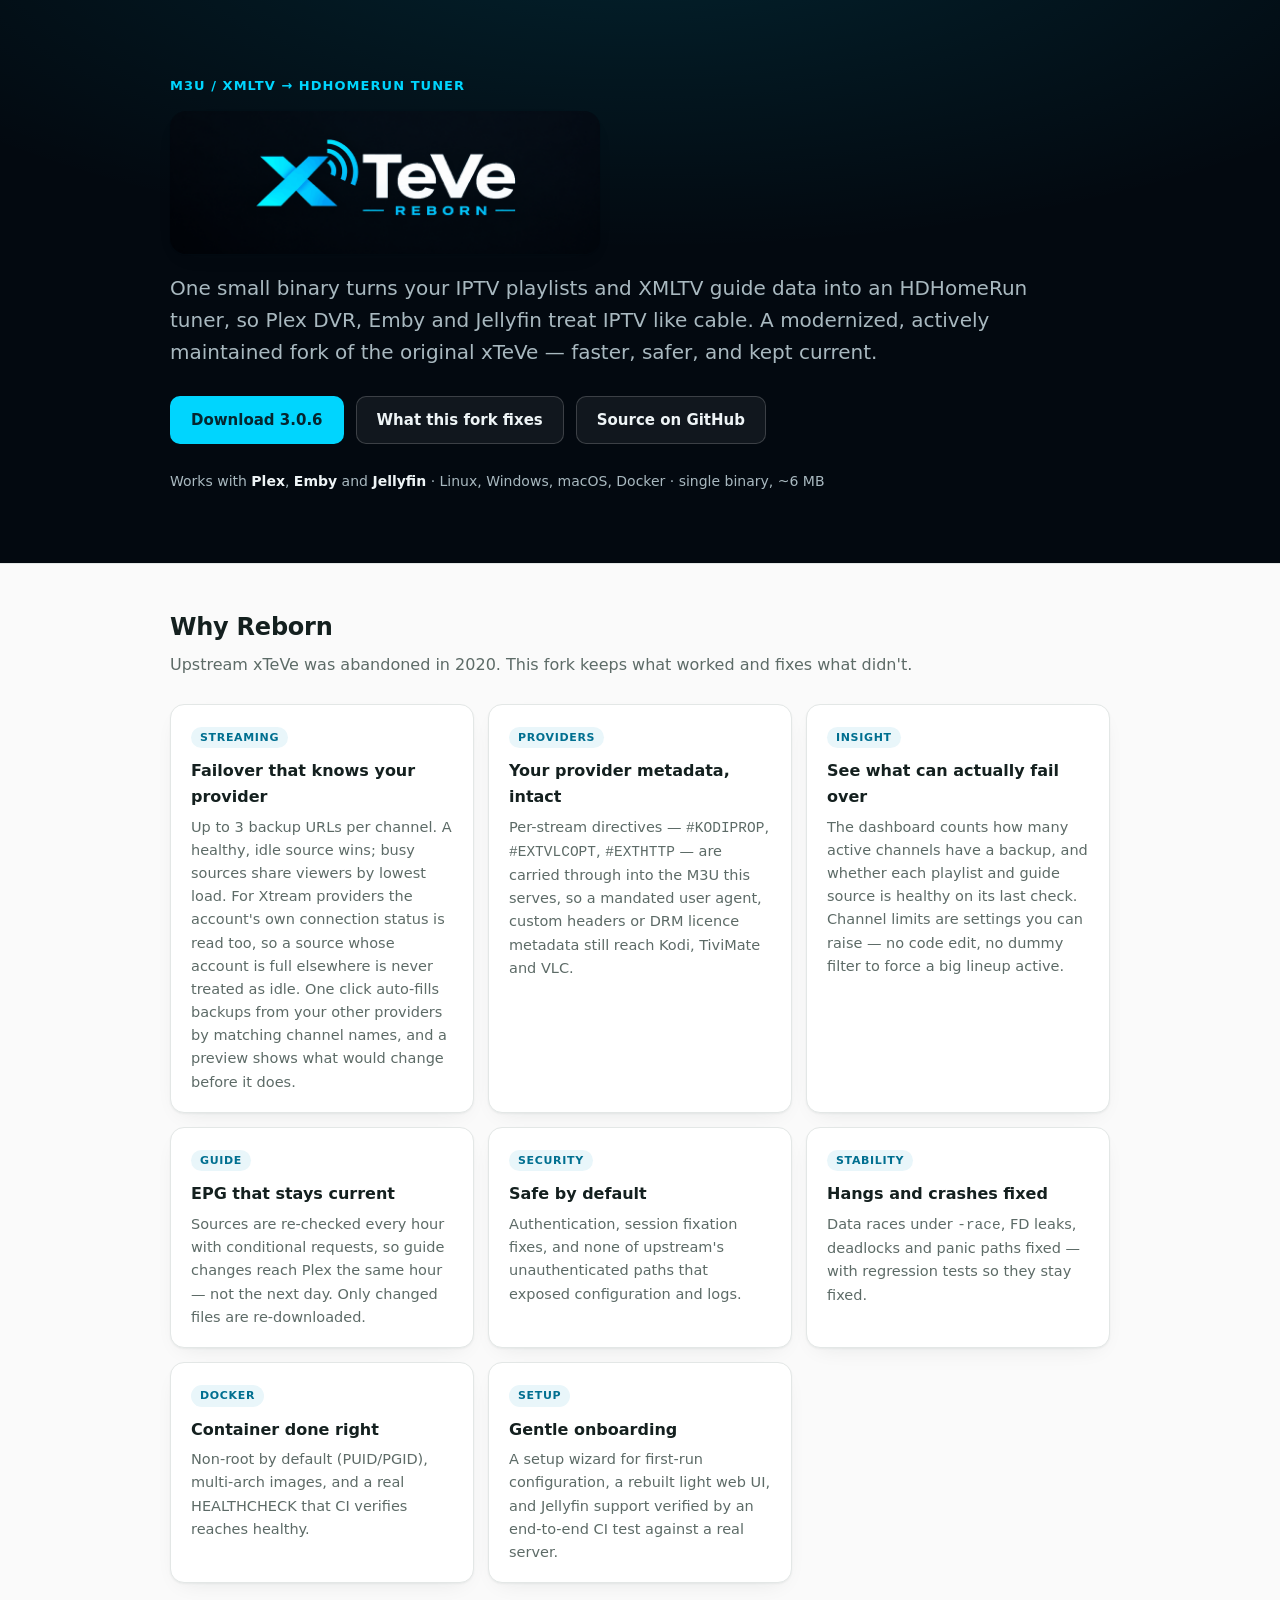
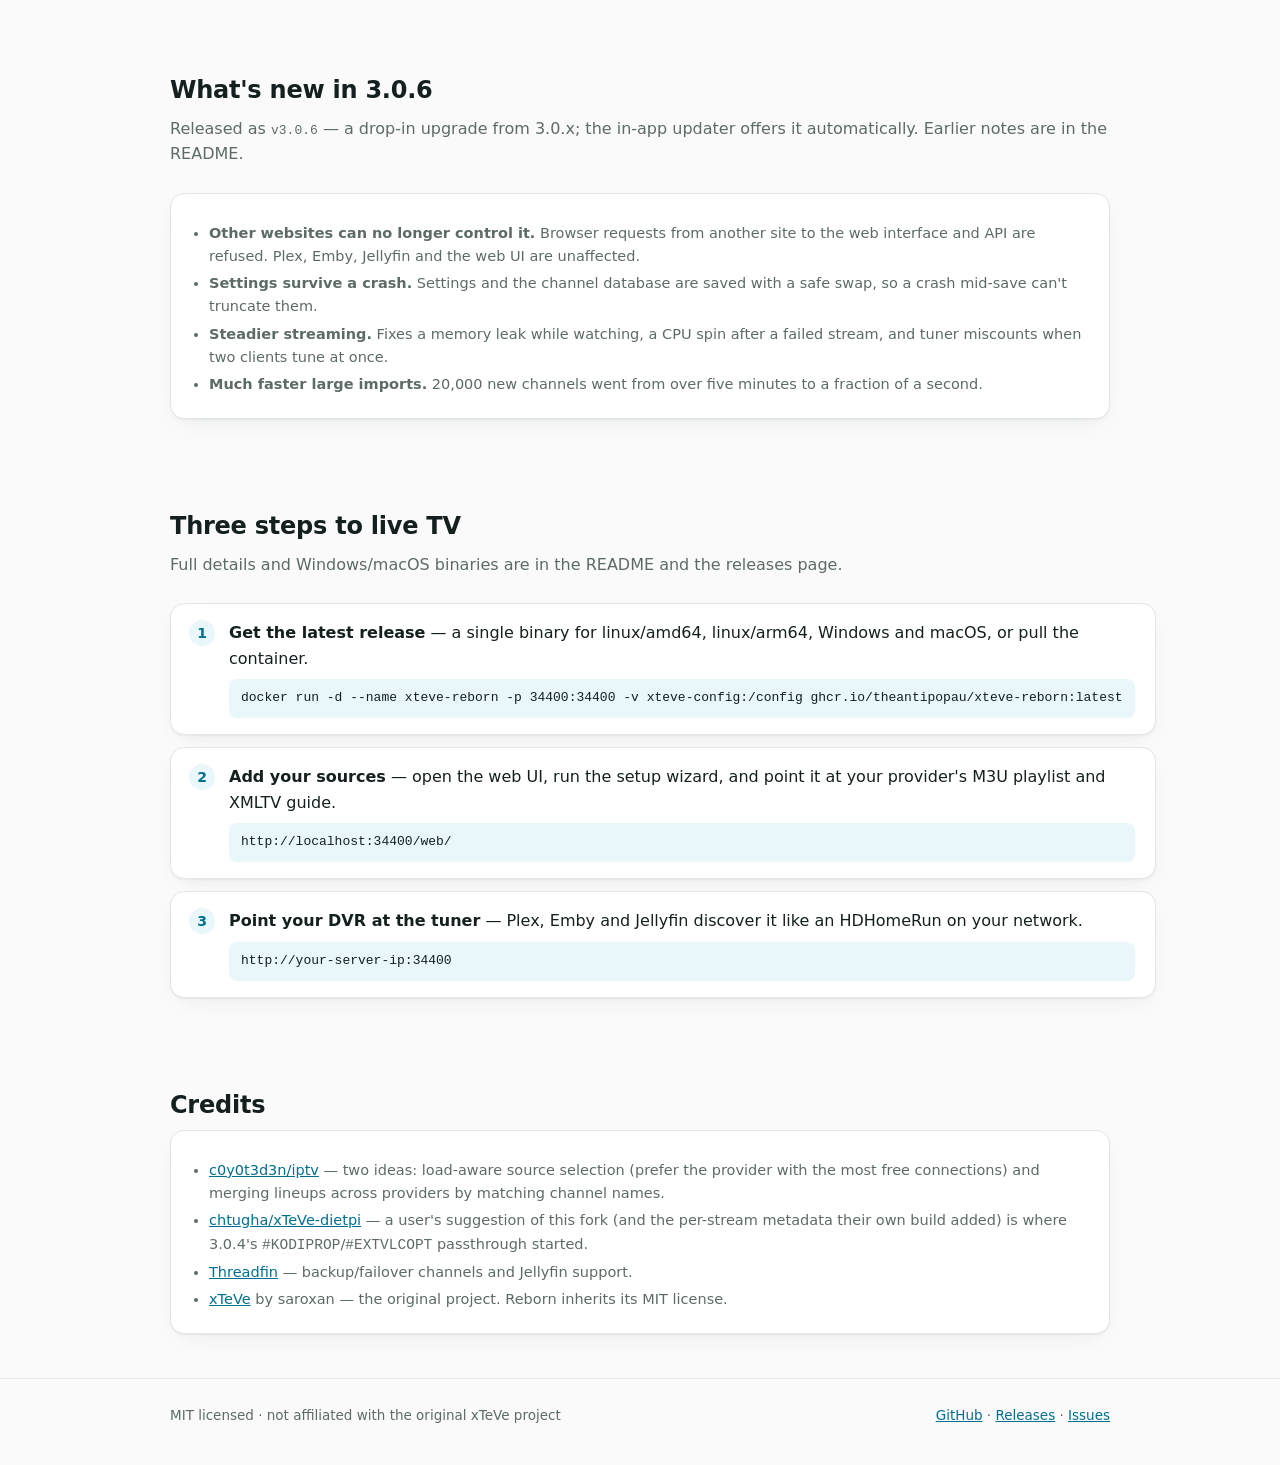
<file: docs/index.html>
<!DOCTYPE html>
<html lang="en">
<head>
<meta charset="utf-8">
<meta name="viewport" content="width=device-width, initial-scale=1">
<title>xTeVe Reborn — IPTV tuner proxy for Plex, Emby &amp; Jellyfin</title>
<meta name="description" content="A modernized, actively maintained fork of xTeVe. Turns M3U playlists and XMLTV guide data into an HDHomeRun tuner for Plex DVR, Emby and Jellyfin Live TV.">
<link rel="icon" href="data:image/svg+xml,%3Csvg xmlns='http://www.w3.org/2000/svg' viewBox='0 0 32 32'%3E%3Crect width='32' height='32' rx='7' fill='%232e7d5b'/%3E%3Cpath d='M16 7a9 9 0 0 1 9 9h-3a6 6 0 0 0-6-6v-3zm0 5a4 4 0 0 1 4 4h-3a1 1 0 0 0-1-1v-3zm-1.5 4.5a1.5 1.5 0 1 1 3 0c0 .9-.6 1.3-1 1.8-.3.4-.5.9-.5 1.7h-1c0-1.1.3-1.7.7-2.2.3-.4.8-.8.8-1.3a1.5 1.5 0 0 0-2 0z' fill='%23fff'/%3E%3C/svg%3E">
<style>
  :root {
    --bg: #fafafa;
    --panel: #ffffff;
    --ink: #14201f;
    --muted: #5d6b67;
    --line: #e3e7e6;
    --accent: #006f90;
    --accent-bright: #00d5fe;
    --accent-ink: #05262f;
    --soft: #e9f6fa;
    --navy: #030910;
    --shadow: 0 1px 2px rgba(20, 32, 31, .05), 0 8px 24px -12px rgba(20, 32, 31, .12);
  }
  @media (prefers-color-scheme: dark) {
    :root {
      --bg: #0b1013;
      --panel: #131b1f;
      --ink: #e8ecea;
      --muted: #94a5a0;
      --line: #243137;
      --accent: #4ddcf9;
      --accent-bright: #00d5fe;
      --accent-ink: #062730;
      --soft: #10242b;
      --navy: #030910;
      --shadow: 0 1px 2px rgba(0, 0, 0, .4), 0 8px 24px -12px rgba(0, 0, 0, .5);
    }
  }
  * { box-sizing: border-box; }
  html { scroll-behavior: smooth; }
  body {
    margin: 0;
    font-family: system-ui, -apple-system, "Segoe UI", Roboto, sans-serif;
    background: var(--bg);
    color: var(--ink);
    line-height: 1.6;
  }
  .wrap { max-width: 980px; margin: 0 auto; padding: 0 20px; }
  a { color: var(--accent); }

  header.site {
    padding: 72px 0 56px;
    background:
      radial-gradient(900px 340px at 50% -90px, rgba(0, 213, 254, .13), transparent),
      var(--navy);
    border-bottom: 1px solid var(--line);
    color: #eef4f6;
  }
  header.site .kicker { color: var(--accent-bright); }
  header.site .lede { color: #a9b9c0; }
  header.site .clients { color: #a9b9c0; }
  header.site .clients strong { color: #eef4f6; }
  header.site .btn.ghost {
    background: rgba(255, 255, 255, .06);
    color: #eef4f6;
    border-color: rgba(255, 255, 255, .18);
  }
  .kicker {
    display: inline-block;
    font-size: 13px;
    letter-spacing: .08em;
    text-transform: uppercase;
    color: var(--accent);
    margin-bottom: 14px;
    font-weight: 600;
  }
  .logo-h1 { margin: 0 0 18px; }
  .logo { display: block; width: min(430px, 86vw); height: auto; border-radius: 16px; box-shadow: var(--shadow); }
  .lede { font-size: clamp(17px, 2.4vw, 20px); color: var(--muted); max-width: 46em; margin: 0 0 28px; }
  .cta { display: flex; flex-wrap: wrap; gap: 12px; }
  .btn {
    display: inline-block; padding: 11px 20px; border-radius: 10px;
    font-weight: 600; text-decoration: none; font-size: 15px;
    border: 1px solid var(--line);
  }
  .btn.primary { background: var(--accent-bright); color: var(--accent-ink); border-color: transparent; }
  .btn.primary:hover { filter: brightness(1.06); }
  .btn.ghost { background: var(--panel); color: var(--ink); }
  .btn:hover { transform: translateY(-1px); }
  .clients { margin-top: 26px; font-size: 14px; color: var(--muted); }
  .clients strong { color: var(--ink); }

  section { padding: 44px 0; }
  h2 { font-size: 24px; margin: 0 0 6px; letter-spacing: -.01em; }
  .sub { color: var(--muted); margin: 0 0 26px; }

  .grid { display: grid; grid-template-columns: repeat(auto-fit, minmax(270px, 1fr)); gap: 14px; }
  .card {
    background: var(--panel); border: 1px solid var(--line); border-radius: 14px;
    padding: 18px 20px; box-shadow: var(--shadow);
  }
  .card h3 { margin: 0 0 6px; font-size: 16px; }
  .card p { margin: 0; font-size: 14.5px; color: var(--muted); }
  .card .tag {
    display: inline-block; font-size: 11px; font-weight: 700; letter-spacing: .06em;
    text-transform: uppercase; color: var(--accent); background: var(--soft);
    border-radius: 999px; padding: 2px 9px; margin-bottom: 10px;
  }

  ol.steps { margin: 0; padding: 0; list-style: none; display: grid; gap: 12px; counter-reset: step; }
  ol.steps li {
    counter-increment: step; background: var(--panel); border: 1px solid var(--line);
    border-radius: 14px; padding: 16px 20px 16px 58px; position: relative; box-shadow: var(--shadow);
  }
  ol.steps li::before {
    content: counter(step); position: absolute; left: 18px; top: 16px;
    width: 26px; height: 26px; border-radius: 50%; background: var(--soft);
    color: var(--accent); font-weight: 700; font-size: 14px;
    display: grid; place-items: center;
  }
  ol.steps code {
    display: block; margin-top: 8px; padding: 9px 12px; border-radius: 8px;
    background: var(--soft); font-size: 13px; overflow-x: auto; white-space: pre;
    font-family: ui-monospace, SFMono-Regular, Menlo, Consolas, monospace;
  }

  .credits { font-size: 14.5px; color: var(--muted); }
  .credits ul { margin: 10px 0 0; padding-left: 18px; }
  .credits li { margin: 4px 0; }

  footer.site {
    border-top: 1px solid var(--line); padding: 26px 0 40px;
    font-size: 13.5px; color: var(--muted);
  }
  footer.site .wrap { display: flex; flex-wrap: wrap; gap: 12px; justify-content: space-between; }
</style>
</head>
<body>

<header class="site">
  <div class="wrap">
    <span class="kicker">M3U / XMLTV &rarr; HDHomeRun tuner</span>
    <h1 class="logo-h1"><img class="logo" src="[data-uri]" alt="xTeVe Reborn" width="880" height="294"></h1>
    <p class="lede">
      One small binary turns your IPTV playlists and XMLTV guide data into an HDHomeRun tuner,
      so Plex DVR, Emby and Jellyfin treat IPTV like cable. A modernized, actively maintained
      fork of the original xTeVe — faster, safer, and kept current.
    </p>
    <div class="cta">
      <a class="btn primary" href="https://github.com/theantipopau/xteve-reborn/releases/latest">Download 3.0.6</a>
      <a class="btn ghost" href="https://github.com/theantipopau/xteve-reborn#highlights-what-this-fork-fixes-or-adds-over-upstream-xteve">What this fork fixes</a>
      <a class="btn ghost" href="https://github.com/theantipopau/xteve-reborn">Source on GitHub</a>
    </div>
    <p class="clients">Works with <strong>Plex</strong>, <strong>Emby</strong> and <strong>Jellyfin</strong> · Linux, Windows, macOS, Docker · single binary, ~6&nbsp;MB</p>
  </div>
</header>

<section id="features">
  <div class="wrap">
    <h2>Why Reborn</h2>
    <p class="sub">Upstream xTeVe was abandoned in 2020. This fork keeps what worked and fixes what didn't.</p>
    <div class="grid">
      <div class="card"><span class="tag">Streaming</span>
        <h3>Failover that knows your provider</h3>
        <p>Up to 3 backup URLs per channel. A healthy, idle source wins; busy sources share viewers by
        lowest load. For Xtream providers the account's own connection status is read too, so a source
        whose account is full elsewhere is never treated as idle. One click auto-fills backups from your
        other providers by matching channel names, and a preview shows what would change before it does.</p>
      </div>
      <div class="card"><span class="tag">Providers</span>
        <h3>Your provider metadata, intact</h3>
        <p>Per-stream directives — <code>#KODIPROP</code>, <code>#EXTVLCOPT</code>,
        <code>#EXTHTTP</code> — are carried through into the M3U this serves, so a mandated user agent,
        custom headers or DRM licence metadata still reach Kodi, TiviMate and VLC.</p>
      </div>
      <div class="card"><span class="tag">Insight</span>
        <h3>See what can actually fail over</h3>
        <p>The dashboard counts how many active channels have a backup, and whether each playlist and
        guide source is healthy on its last check. Channel limits are settings you can raise — no code
        edit, no dummy filter to force a big lineup active.</p>
      </div>
      <div class="card"><span class="tag">Guide</span>
        <h3>EPG that stays current</h3>
        <p>Sources are re-checked every hour with conditional requests, so guide changes reach Plex
        the same hour — not the next day. Only changed files are re-downloaded.</p>
      </div>
      <div class="card"><span class="tag">Security</span>
        <h3>Safe by default</h3>
        <p>Authentication, session fixation fixes, and none of upstream's unauthenticated paths that
        exposed configuration and logs.</p>
      </div>
      <div class="card"><span class="tag">Stability</span>
        <h3>Hangs and crashes fixed</h3>
        <p>Data races under <code>-race</code>, FD leaks, deadlocks and panic paths fixed — with
        regression tests so they stay fixed.</p>
      </div>
      <div class="card"><span class="tag">Docker</span>
        <h3>Container done right</h3>
        <p>Non-root by default (PUID/PGID), multi-arch images, and a real HEALTHCHECK that CI
        verifies reaches healthy.</p>
      </div>
      <div class="card"><span class="tag">Setup</span>
        <h3>Gentle onboarding</h3>
        <p>A setup wizard for first-run configuration, a rebuilt light web UI, and Jellyfin support
        verified by an end-to-end CI test against a real server.</p>
      </div>
    </div>
  </div>
</section>

<section id="whatsnew">
  <div class="wrap">
    <h2>What's new in 3.0.6</h2>
    <p class="sub">Released as <code>v3.0.6</code> — a drop-in upgrade from 3.0.x; the in-app updater offers
    it automatically. Earlier notes are in the README.</p>
    <div class="credits card">
      <ul>
        <li><strong>Other websites can no longer control it.</strong> Browser requests from another site
          to the web interface and API are refused. Plex, Emby, Jellyfin and the web UI are unaffected.</li>
        <li><strong>Settings survive a crash.</strong> Settings and the channel database are saved with a
          safe swap, so a crash mid-save can't truncate them.</li>
        <li><strong>Steadier streaming.</strong> Fixes a memory leak while watching, a CPU spin after a
          failed stream, and tuner miscounts when two clients tune at once.</li>
        <li><strong>Much faster large imports.</strong> 20,000 new channels went from over five minutes to
          a fraction of a second.</li>
      </ul>
    </div>
  </div>
</section>

<section id="quickstart">
  <div class="wrap">
    <h2>Three steps to live TV</h2>
    <p class="sub">Full details and Windows/macOS binaries are in the README and the releases page.</p>
    <ol class="steps">
      <li>
        <strong>Get the latest release</strong> — a single binary for linux/amd64, linux/arm64,
        Windows and macOS, or pull the container.
        <code>docker run -d --name xteve-reborn -p 34400:34400 -v xteve-config:/config ghcr.io/theantipopau/xteve-reborn:latest</code>
      </li>
      <li>
        <strong>Add your sources</strong> — open the web UI, run the setup wizard, and point it at
        your provider's M3U playlist and XMLTV guide.
        <code>http://localhost:34400/web/</code>
      </li>
      <li>
        <strong>Point your DVR at the tuner</strong> — Plex, Emby and Jellyfin discover it like an
        HDHomeRun on your network.
        <code>http://your-server-ip:34400</code>
      </li>
    </ol>
  </div>
</section>

<section id="credits">
  <div class="wrap">
    <h2>Credits</h2>
    <div class="credits card">
      <ul>
        <li><a href="https://github.com/c0y0t3d3n/iptv">c0y0t3d3n/iptv</a> — two ideas: load-aware
          source selection (prefer the provider with the most free connections) and merging lineups
          across providers by matching channel names.</li>
        <li><a href="https://github.com/chtugha/xTeVe-dietpi">chtugha/xTeVe-dietpi</a> — a user's
          suggestion of this fork (and the per-stream metadata their own build added) is where 3.0.4's
          <code>#KODIPROP</code>/<code>#EXTVLCOPT</code> passthrough started.</li>
        <li><a href="https://github.com/Threadfin/Threadfin">Threadfin</a> — backup/failover
          channels and Jellyfin support.</li>
        <li><a href="https://github.com/xteve-project/xteve">xTeVe</a> by saroxan — the original
          project. Reborn inherits its MIT license.</li>
      </ul>
    </div>
  </div>
</section>

<footer class="site">
  <div class="wrap">
    <span>MIT licensed · not affiliated with the original xTeVe project</span>
    <span><a href="https://github.com/theantipopau/xteve-reborn">GitHub</a> ·
      <a href="https://github.com/theantipopau/xteve-reborn/releases">Releases</a> ·
      <a href="https://github.com/theantipopau/xteve-reborn/issues">Issues</a></span>
  </div>
</footer>

</body>
</html>
</file>
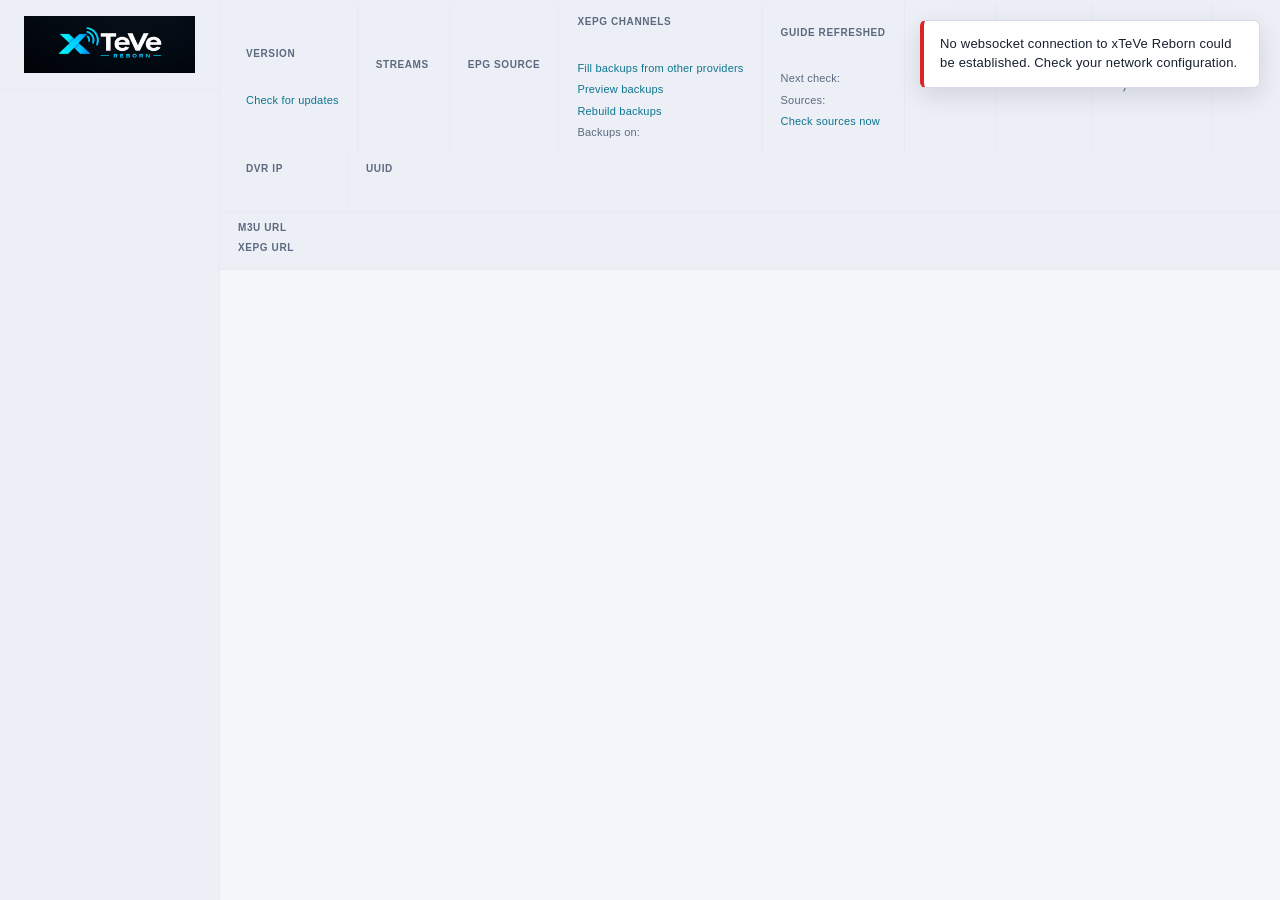
<file: html/index.html>
<!doctype html>
<html lang="en">
  <head>
    <meta charset="utf-8">
    <meta name="viewport" content="width=device-width, initial-scale=1.0" />
    <meta name="color-scheme" content="dark light">
    <meta name="theme-color" content="#0a0d14" media="(prefers-color-scheme: dark)">
    <meta name="theme-color" content="#f4f6fa" media="(prefers-color-scheme: light)">
    <title>xTeVe Reborn</title>
    <link rel="icon" type="image/png" sizes="32x32" href="img/favicon-32.png">
    <link rel="icon" type="image/png" sizes="192x192" href="img/favicon-192.png">
    <link rel="apple-touch-icon" href="img/favicon-180.png">
    <link rel="stylesheet" href="css/screen.css" type="text/css">
    <link rel="stylesheet" href="css/base.css" type="text/css">

    <script language="javascript" type="text/javascript" src="js/network_ts.js"></script>
    <script language="javascript" type="text/javascript" src="js/menu_ts.js"></script>
    <script language="javascript" type="text/javascript" src="js/settings_ts.js"></script>
    <script language="javascript" type="text/javascript" src="js/logs_ts.js"></script>
    <script language="javascript" type="text/javascript" src="js/base_ts.js"></script>

  </head>

    <body onload="javascript: PageReady();">

      <div id="loading" class="none" role="status" aria-live="polite" aria-label="Loading">
        <div class="loader" aria-hidden="true"></div>
      </div>

      <div id="popup" class="none">
        <div id="popup-custom" role="dialog" aria-modal="true" aria-label="Dialog"></div>
      </div>

      <!-- Declared here rather than created by script so it exists before any
           toast fires and so screen readers announce new ones. base_ts.ts
           reuses an existing #toast-container instead of making its own. -->
      <div id="toast-container" aria-live="polite" aria-atomic="false" aria-label="Notifications"></div>

      <div id="layout">

        <!--
        <div id="notification">
          <div class="element">
            <h5>XEPG</h5>
            <pre>11.05.2019 - 20:21</pre>
            <hr>
            <p>Hallo das ist ein Test. Und noch mehr Text.</p>
          </div>
        </div>
      -->

        <div id="menu-wrapper" class="layout-left">
          <div id= "branch"></div>
          <div id="logo" role="img" aria-label="xTeVe Reborn"></div>
          <nav id="main-menu"></nav>
        </div>

        <div class="layout-right">

          <div id="clientInfo" class="stat-bar">

            <div class="stat">
              <span class="stat-label">Version</span>
              <span class="stat-value" id="version">&nbsp;</span>
              <span id="checkForUpdates" class="stat-action" onclick="javascript: checkForUpdates();">Check for updates</span>
            </div>
            <div class="stat">
              <span class="stat-label">Streams</span>
              <span class="stat-value" id="streams">&nbsp;</span>
            </div>
            <div class="stat">
              <span class="stat-label">EPG Source</span>
              <span class="stat-value" id="epgSource">&nbsp;</span>
            </div>
            <div class="stat">
              <span class="stat-label">XEPG Channels</span>
              <span class="stat-value" id="xepg">&nbsp;</span>
              <span class="stat-action" onclick="javascript: autoFillBackups(false);" title="Fill empty backup slots with the same channel from other providers">Fill backups from other providers</span>
              <span class="stat-action" onclick="javascript: autoFillBackups(false, true);" title="Show what filling backups would change, without saving anything">Preview backups</span>
              <span class="stat-action" onclick="javascript: if (confirm('Rebuild ALL backup slots of channels carried by several providers? Custom backups you entered manually are replaced.')) autoFillBackups(true);" title="Rebuild all backup slots for multi-provider channels">Rebuild backups</span>
              <span class="stat-sub">Backups on: <span id="backups">&nbsp;</span></span>
            </div>
            <div class="stat">
              <span class="stat-label">Guide refreshed</span>
              <span class="stat-value" id="lastRefresh">&nbsp;</span>
              <span class="stat-sub">Next check: <span id="nextSourceCheck">&nbsp;</span></span>
              <span class="stat-sub">Sources: <span id="sources">&nbsp;</span></span>
              <span class="stat-action" onclick="javascript: checkSources();">Check sources now</span>
            </div>
            <div class="stat">
              <span class="stat-label">Errors</span>
              <span class="stat-value stat-errors" id="errors">&nbsp;</span>
            </div>
            <div class="stat">
              <span class="stat-label">Warnings</span>
              <span class="stat-value stat-warnings" id="warnings">&nbsp;</span>
            </div>
            <div class="stat stat-tech">
              <span class="stat-label">System</span>
              <span class="stat-value"><span id="os">&nbsp;</span> / <span id="arch">&nbsp;</span></span>
            </div>
            <div class="stat stat-tech">
              <span class="stat-label">DVR IP</span>
              <span class="stat-value" id="DVR">&nbsp;</span>
            </div>
            <div class="stat stat-tech stat-uuid">
              <span class="stat-label">UUID</span>
              <span class="stat-value" id="uuid">&nbsp;</span>
            </div>

          </div>

          <div id="clientInfoUrls" class="stat-urls">
            <div class="stat-url-row">
              <span class="stat-label">M3U URL</span>
              <span class="stat-value" id="m3u-url">&nbsp;</span>
            </div>
            <div class="stat-url-row">
              <span class="stat-label">XEPG URL</span>
              <span class="stat-value" id="xepg-url">&nbsp;</span>
            </div>
          </div>

          <div id="updateBanner" class="none">
            <span id="updateBannerText"></span>
            <input type="button" id="updateBannerButton" value="Install Now" onclick="javascript: installUpdate();">
          </div>

          <div id="myStreamsBox" class="notVisible">

            <div id="allStreams">
              <table id="activeStreams"></table>
              <table id="inactiveStreams"></table>
            </div>

          </div>
          
          <div id="content" class=""></div>
            
        </div>

      </div>
      
    </body>
    
</html>
</file>
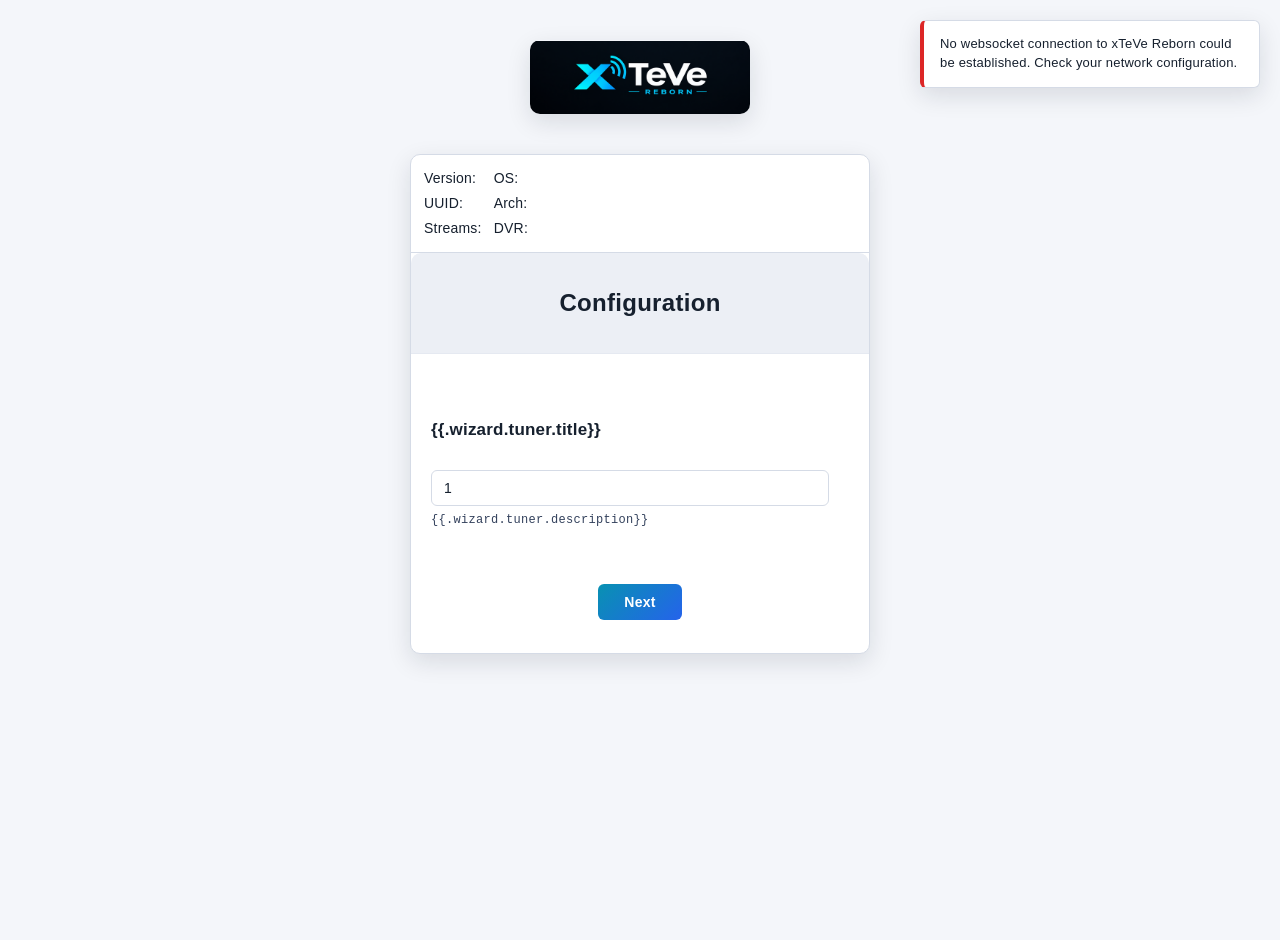
<file: html/configuration.html>
<!doctype html>
<html lang="en">
  <head>
    <meta charset="utf-8">
    <meta name="viewport" content="width=device-width, initial-scale=1.0" /> 
    <meta name="color-scheme" content="dark light">
    <meta name="theme-color" content="#0a0d14" media="(prefers-color-scheme: dark)">
    <meta name="theme-color" content="#f4f6fa" media="(prefers-color-scheme: light)">
    <title>xTeVe Reborn</title>
    <link rel="icon" type="image/png" sizes="32x32" href="img/favicon-32.png">
    <link rel="icon" type="image/png" sizes="192x192" href="img/favicon-192.png">
    <link rel="apple-touch-icon" href="img/favicon-180.png">
    <link rel="stylesheet" href="css/screen.css" type="text/css">
    <link rel="stylesheet" href="css/base.css" type="text/css">
    <script language="javascript" type="text/javascript" src="js/configuration_ts.js"></script>
    <script language="javascript" type="text/javascript" src="js/network_ts.js"></script>
    <script language="javascript" type="text/javascript" src="js/menu_ts.js"></script>
    <script language="javascript" type="text/javascript" src="js/settings_ts.js"></script>
    <script language="javascript" type="text/javascript" src="js/base_ts.js"></script>
  </head>

    <body onload="javascript: readyForConfiguration(0);">
          
      <div id="loading" class="block" role="status" aria-live="polite" aria-label="Loading">
        <div class="loader" aria-hidden="true"></div>
      </div>

      <!-- Shown so the setup wizard's copy-to-clipboard toasts are announced;
           base_ts.ts reuses an existing #toast-container. -->
      <div id="toast-container" aria-live="polite" aria-atomic="false" aria-label="Notifications"></div>

      <div id="header" class="imgCenter" role="img" aria-label="xTeVe Reborn"></div>
      <div id="box">
        
        <table id="clientInfo" class="visible">
          <tr>
            <td class="tdKey">Version:</td>
            <td id="version" class="tdVal">&nbsp;</td>
            <td class="tdKey">OS:</td>
            <td id="os" class="tdVal">&nbsp;</td>
          </tr>
          <tr>
            <td class="tdKey">UUID:</td>
            <td id="uuid" class="tdVal">&nbsp;</td>
            <td class="tdKey">Arch:</td>
            <td id="arch" class="tdVal">&nbsp;</td>
          </tr>
          <tr>
            <td class="tdKey">Streams:</td>
            <td id="streams" class="tdVal">&nbsp;</td>
            <td class="tdKey">DVR:</td>
            <td id="DVR" class="tdVal">&nbsp;</td>
          </tr>
        </table>
        
        <div id="headline">
          <h1 id="head-text" class="center">Configuration</h1>      
        </div>
        <p id="err" class="errorMsg center"></p>   
        <div id="content">
            
        </div>
        <div id="box-footer">
          <input id="next" class="" type="button" name="next" value="Next" onclick="javascript: saveWizard();">
        </div>
      </div>
    </body>
</html>
</file>
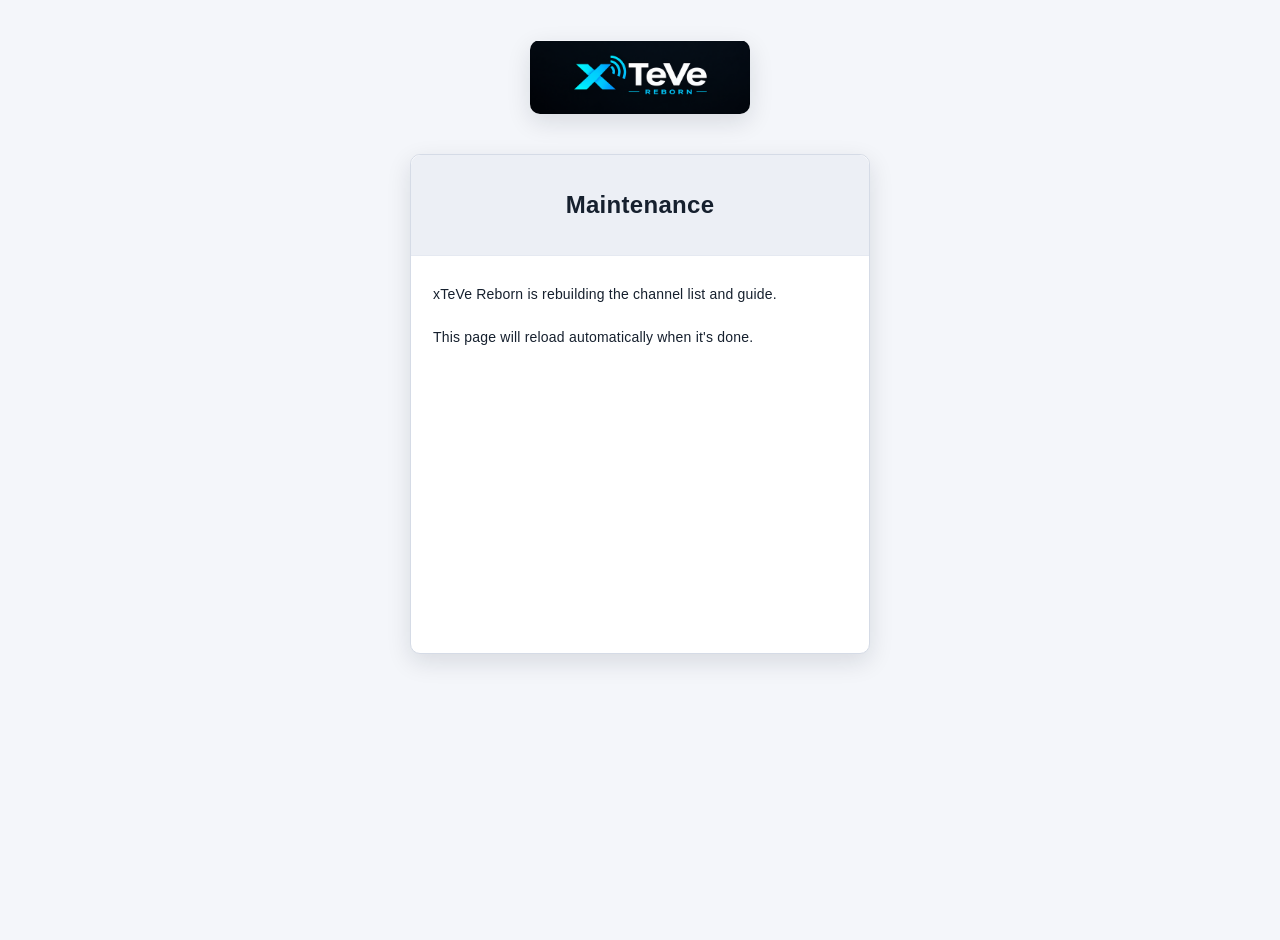
<file: html/maintenance.html>
<!doctype html>
<html lang="en">
  <head>
    <meta charset="utf-8">
    <meta name="viewport" content="width=device-width, initial-scale=1.0" /> 
    <meta http-equiv="refresh" content="5">
    <meta name="color-scheme" content="dark light">
    <meta name="theme-color" content="#0a0d14" media="(prefers-color-scheme: dark)">
    <meta name="theme-color" content="#f4f6fa" media="(prefers-color-scheme: light)">
    <title>xTeVe Reborn</title>
    <link rel="icon" type="image/png" sizes="32x32" href="img/favicon-32.png">
    <link rel="icon" type="image/png" sizes="192x192" href="img/favicon-192.png">
    <link rel="apple-touch-icon" href="img/favicon-180.png">
    <link rel="stylesheet" href="css/screen.css" type="text/css">
    <link rel="stylesheet" href="css/base.css" type="text/css">
  </head>

    <body>
          
      <div id="header" class="imgCenter" role="img" aria-label="xTeVe Reborn"></div>

      <div id="box">

        <div id="headline">
          <h1 id="head-text" class="center">Maintenance</h1>      
        </div>  

        <div id="content">
          <p>xTeVe Reborn is rebuilding the channel list and guide.</p>
          <p>This page will reload automatically when it's done.</p>
        </div>

        <div id="box-footer"></div>
        
      </div>

    </body>
</html>
</file>
<file: html/css/screen.css>
/* Mobile-first: a narrow icon rail by default, expanding to a full
   labeled sidebar at the min-width:620px breakpoint below. */
nav img {
  display: block;
  max-height: 20px;
  max-width: 20px;
  margin: 0 auto;
}

/* The nav items are the app's primary navigation; give them the same
   keyboard-visible focus treatment as everything else. */
#main-menu li {
  outline: none;
}

#main-menu li:focus-visible {
  box-shadow: inset var(--focus-ring);
  background-color: var(--bg-elevated);
}

nav p {
  display: none;
  text-align: left;
  padding: 0px 30px;
}

#layout {
  display: block;
  height: 100%;
  background-color: var(--bg);
}

.layout-left {
  display: block;
  min-width: 64px;
  max-width: 64px;
  background-color: var(--bg-alt);
  border-right: solid 1px var(--border-soft);
  height: inherit;
  float: left;
}

.layout-right {
  display: block;
  background-color: var(--bg);
}

#menu-wrapper {
  height: 100%;
}

#logo {
  display: block;
  width: 100%;
  height: 56px;
  background-image: url("../img/favicon-64.png");
  background-repeat: no-repeat;
  background-position: center;
  background-size: 30px 30px;
  border-bottom: solid 1px var(--border-soft);
}

#page {
  max-width: 980px;
  margin: auto;
  background-color: var(--bg);

  min-height: calc(100% - 120px);
}

#uiSetting {
  float: right;
  margin-right: 25px;
}

#box input[type=text], #box input[type=password], #box input[type=number] {
  width: calc(100% - 20px);
}

#box input[type=submit] {
  margin: 50px auto;
}

#settings {
  display: block;
  padding: 16px 20px;
}

#settings h5 {
  margin: 34px 0px 10px 0px;
}

#content-interaction .search {
  width: 200px;
  border: 1px solid var(--border);
  padding: 9px 12px;
  background-color: var(--bg-input);
  color: var(--text);
  margin: 10px;
  float: right;
  border-radius: var(--radius-sm);
}

#myStreams {
  position: fixed;
  bottom: 0px;
  background-color: var(--bg-alt);
  border-top: solid 1px var(--border-soft);
  width: 100%;
  max-width: 980px;
  margin-bottom: 0px;
}

#myStreams img {
  width: 4%;
  padding: 2px 5px;
  cursor: pointer;
  float: right;
}

#settings-footer {
}

/* First-run / login / wizard header logo.
   The artwork is an opaque dark plate (3:1) with the wordmark on it, so on a
   light background it reads as a dark rectangle. The container matches that
   aspect and `contain` therefore fills it, so rounding the container rounds
   the plate too - making it look like a deliberate brand chip in both themes.
   A proper light-mode logo asset would be better; there isn't one. */
#header.imgCenter {
  width: 220px;
  height: 74px;
  margin: 40px auto 0px auto;
  background-image: url("../img/logo-reborn-600.png");
  background-repeat: no-repeat;
  background-position: center;
  background-size: contain;
  border-radius: var(--radius);
  box-shadow: var(--shadow);
}

/* Wizard / auth card */
#box {
  background-color: var(--bg-elevated);
  border: solid 1px var(--border);
  border-radius: var(--radius);
  min-height: 400px;

  display: flex;
  flex-direction: column;
  justify-content: space-between;
}

#box p {
  padding: 10px 0px;
}

#box-footer {
  margin-top: auto;
  margin-bottom: 0;
}

#box-footer {
  margin: auto;
  padding: 16px;
}

#headline {
  background-color: var(--bg-alt);
  border-bottom: solid 1px var(--border-soft);
  border-radius: var(--radius) var(--radius) 0 0;
  transition: all 0.5s;
  padding: 16px 0px;
  display: block;
}

#content {
  display: block;
  overflow: auto;
  padding: 16px 20px;
}

#updateBanner.block {
  display: flex;
  align-items: center;
  justify-content: space-between;
  flex-wrap: wrap;
  gap: 12px;
  margin: 12px 0;
  padding: 12px 16px;
  background-color: var(--accent-soft);
  border: solid 1px var(--accent);
  border-radius: var(--radius);
  color: var(--text);
}

#updateBanner.block input[type=button] {
  margin: 0;
  flex-shrink: 0;
}

.wizard-address-box {
  display: flex;
  align-items: center;
  gap: 12px;
  margin: 18px 0;
  padding: 14px 16px;
  background-color: var(--bg-input);
  border: solid 1px var(--border);
  border-radius: var(--radius);
}

.wizard-address-box code {
  flex: 1;
  font-size: 1.15em;
  font-weight: 600;
  color: var(--accent);
  word-break: break-all;
}

.wizard-address-box input[type=button] {
  flex-shrink: 0;
  margin: 0;
}

.wizard-steps {
  margin: 4px 0 0;
  padding-left: 22px;
}

.wizard-steps li {
  margin-bottom: 10px;
  color: var(--text-muted);
  line-height: 1.5;
}

.wizard-steps b {
  color: var(--text);
}

/* --- */

#activeStreams, #inactiveStreams {
  font-family: "SFMono-Regular", Consolas, Menlo, monospace;
  display: block;
  font-size: 10px;
  background-color: var(--bg-alt);
  color: var(--accent);
  padding: 6px 4px;
  letter-spacing: 0.3px;
  overflow-x: hidden;
  border-spacing: 4px 4px;
  border-bottom: solid 1px var(--border-soft);
}

/* Dashboard status bar */
.stat-bar {
  display: flex;
  flex-wrap: wrap;
  align-items: stretch;
  background-color: var(--bg-alt);
  border-bottom: solid 1px var(--border-soft);
  padding: 4px 8px;
}

.stat {
  display: flex;
  flex-direction: column;
  justify-content: center;
  gap: 3px;
  padding: 10px 18px;
  border-right: solid 1px var(--border-soft);
  min-width: 92px;
}

.stat:last-child {
  border-right: none;
}

.stat-label {
  font-size: 10px;
  font-weight: 700;
  text-transform: uppercase;
  letter-spacing: 0.6px;
  color: var(--text-muted);
}

.stat-sub {
  display: block;
  font-size: 11px;
  color: var(--text-muted);
  margin-top: 2px;
}

#unsavedBar.block {
  position: fixed;
  left: 50%;
  bottom: 20px;
  transform: translateX(-50%);
  z-index: 200;
  display: flex;
  align-items: center;
  gap: 12px;
  padding: 10px 16px;
  background-color: var(--bg-elevated);
  border: solid 1px var(--accent);
  border-radius: var(--radius);
  box-shadow: var(--shadow);
  color: var(--text);
  max-width: calc(100% - 32px);
}

#unsavedBar.block input[type=button] {
  margin: 0;
}

.stat-action {
  display: block;
  font-size: 11px;
  color: var(--accent);
  cursor: pointer;
  margin-top: 2px;
}

.stat-action:hover {
  text-decoration: underline;
}

.stat-value {
  font-size: 15px;
  font-weight: 600;
  color: var(--text);
  white-space: nowrap;
}

.stat-errors {
  color: var(--danger);
}

.stat-warnings {
  color: var(--warning);
}

.stat-tech {
  display: none;
  min-width: 120px;
}

.stat-tech .stat-value {
  font-size: 12px;
  font-weight: 400;
  color: var(--text-muted);
  font-family: "SFMono-Regular", Consolas, Menlo, monospace;
}

.stat-uuid {
  min-width: 160px;
}

.stat-uuid .stat-value {
  overflow: hidden;
  text-overflow: ellipsis;
  max-width: 220px;
}

.stat-urls {
  display: none;
  background-color: var(--bg-alt);
  border-bottom: solid 1px var(--border-soft);
  padding: 8px 18px 12px 18px;
  flex-direction: column;
  gap: 4px;
}

.stat-url-row {
  display: flex;
  align-items: baseline;
  gap: 10px;
  overflow: hidden;
}

.stat-url-row .stat-label {
  flex-shrink: 0;
  width: 70px;
}

.stat-url-row .stat-value {
  font-size: 11px;
  font-weight: 400;
  color: var(--accent);
  font-family: "SFMono-Regular", Consolas, Menlo, monospace;
  overflow: hidden;
  text-overflow: ellipsis;
  white-space: nowrap;
}

#myStreamsBox {
  position: relative;
  padding: 0px;
  max-height: 150px;
  background-color: var(--bg-alt);
  color: var(--text);
  display: flex;
  justify-content: center;
  align-items: center;
}

#openStreams {
  width: 20px;
  height: 20px;
  cursor: pointer;
  float: right;
  position: absolute;
  right: 0px;
  bottom: 0px;
  background: url("../img/touch.png");
  background-color: var(--bg-alt);
  background-position: bottom right;
}

#allStreams {
  width: 100%;
  height: 100%;
  padding: 2px;
}

#activeStreams, #inactiveStreams {
  overflow-y: scroll;
  width: 50%;
  max-height: 100px;
  float: left;
}

#activeStreams .tdKey, #inactiveStreams .tdKey {
  width: 75px;
}

#inactiveStreams .tdKey {
  color: var(--danger);
}

#clientInfo .tdVal, #logInfo .tdVal, #activeStreams .tdVal, #inactiveStreams .tdVal, #mappingInfo .tdVal {
  color: var(--text-muted);
  white-space: inherit;
}

#box-wrapper {
  display: inline-block;
  width: 100%;
  overflow-y: scroll;
}

#content_table, #mapping-detail-table, #content_table {
  display: table;
  border-collapse: collapse;
  overflow-y: scroll;
  width: 100%;
}

#content_table .content_table_header {
  background-color: var(--bg-elevated);
  height: 46px;
  border-bottom: solid 1px var(--border-soft);
  border-left: solid 3px var(--bg-elevated);
  cursor: auto;
}

tbody {
  width: 100%;
}

.tableEllipsis {
  width: 150px;
  overflow: hidden;
  text-overflow: ellipsis;
  white-space: nowrap;
}

#content_table img {
  display: block;
  max-height: 28px;
  margin-left: auto;
  margin-right: auto;
  max-width: 30px;
}

#content_table tr {
  border-left: solid 3px transparent;
  border-bottom: solid 1px var(--border-soft);
  cursor: pointer;
  transition: background-color 0.15s ease;
}

#content_table tr:hover {
  background-color: var(--bg-elevated);
}

#content_table td {
  padding: 6px 4px;
}

#content_table input[type=text] {
  width: 80%;
  min-width: 35px;
  max-width: 60px;
  border: solid 1px transparent;
  background-color: var(--bg-input);
  margin-left: 5px;
  text-align: left;
}

#content_table input[type=checkbox] {
  max-width: 25px;
  margin: auto;
}

.showBulk {
  display: block;
}

.hideBulk {
  display: none;
}

.noBulk {
}

#content_table tr.activeEPG {
  border-left: solid 3px var(--success);
}

#content_table tr.notActiveEPG {
  border-left: solid 3px var(--danger);
}

#content_table .emptyState {
  padding: 40px 20px;
  text-align: center;
  color: var(--text-muted);
  font-style: italic;
  cursor: default;
}

#content_table tr:has(> .emptyState) {
  cursor: default;
}

#content_table tr:has(> .emptyState):hover {
  background-color: transparent;
}

#logScreen p {
  white-space: pre;
  font-size: 11px;
  letter-spacing: 0.3px;
  font-family: "SFMono-Regular", Consolas, Menlo, monospace;
  font-style: normal;
  font-variant: normal;
  line-height: 1.6em;
}

#popup {
  background-color: var(--overlay);
  position: fixed;
  left: 0px;
  width: 100%;
  z-index: 100;
  height: 100%;
}

#mapping-detail, #user-detail, #file-detail, #popup-custom {
  box-shadow: var(--shadow);
  margin-top: 20px;
  margin-left: auto;
  margin-right: auto;

  max-width: 600px;
  background-color: var(--bg-elevated);
  border: solid 1px var(--border);
  border-radius: var(--radius);
  padding: 16px;
  overflow: auto;
}

#popup-custom h3 {
  text-align: center;
}

#file-detail input[type=text] {
  width: calc(100% - 20px);
}

#mapping-detail img {
  display: block;
  max-height: 30px;
  margin-bottom: 20px;
  margin-left: auto;
  margin-right: auto;
}

#popup-custom input[type=text], #popup-custom input[type=password], #mapping-detail input[type=text], #content_settings input[type=text], #content_settings input[type=password] {
  border: solid 1px var(--border);
  background-color: var(--bg-input);
  text-align: left;
  width: calc(100% - 20px);
}

#popup-custom input[type=text].notAvailable {
  border-color: var(--danger);
  color: var(--input-disabled-text);
  cursor: not-allowed;
}

#mapping-detail-table, #user-detail-table {
  display: inline-table;
  width: 100%;
}

#popup-custom table, #content_settings table {
  display: inline-table;
  table-layout: fixed;
  width: 100%;
}

#mapping-detail-table td, #user-detail-table td {
  padding: 10px 0px;
}

#mapping-detail-table td.left, #user-detail-table td.left, #popup-custom td.left {
  width: 38%;
}

.interaction, #interaction {
  margin-top: 20px;
  display: inline-flex;
  float: right;
}

.interaction input[type=button], .interaction input[type=submit] {
  min-width: 100px;
  margin: 0px 10px;
  text-align: center;
}

#notification {
  display: block;
  position: fixed;
  right: 0px;
  height: 100%;
  width: 260px;

  background-color: var(--bg-elevated);
  border-left: solid 1px var(--border);
  box-shadow: var(--shadow);
}

#notification h5 {
  background-color: var(--bg-alt);
  padding: 8px 10px;
  margin: 0;
}

#notification pre {
  padding: 0px 10px 0px 10px;
}

#notification p {
  font-size: 11px;
  margin: 0px;
  padding: 0px 10px 5px 10px;
}

#notification .element {
  margin: 8px 8px;
  border-radius: var(--radius-sm);
  background-color: var(--bg-input);
  border-left: 4px solid var(--success);
}

@media only screen and (min-width: 620px) {
  body {
    width: 100%;
    background-color: var(--bg);
  }

  h1 {
    font-size: 24px;
    letter-spacing: 0.3px;
  }

  nav p {
    display: block;
  }

  nav img {
    float: left;
    margin: 0;
  }

  .layout-left {
    min-width: 220px;
    max-width: 220px;
  }

  #logo {
    height: 90px;
    background-image: url("../img/logo-reborn-600.png");
    background-size: 78%;
  }

  #branch {
    display: table;
  }

  .stat-tech, .stat-urls {
    display: flex;
  }

  #header_config {
    display: block;
    height: 90px;
    background-image: url("../img/logo-reborn-600.png");
    background-repeat: no-repeat;
    background-position: center;
    background-size: 260px 87px;
    /* Filled exactly by the artwork, so this rounds the plate - see
       #header.imgCenter above. */
    border-radius: var(--radius);
  }

  #screenLog {
    margin-left: 300px;

    transition: none;
    background-color: transparent;
    border-bottom: solid 1px transparent;
    box-shadow: none;
  }

  #settings {
    position: relative;
    overflow: auto;
  }

  .screenLogHidden {
    transform: translate(0px, 0px);
  }

  #box {
    display: block;
    min-height: 500px;
    max-width: 460px;
    margin: 40px auto;
    background-color: var(--bg-elevated);
    box-shadow: var(--shadow);

    display: flex;
    flex-direction: column;
  }

  #settings, #settings-footer {
  }
}
</file>
<file: html/css/base.css>
/* Every colour below is a token so the light theme further down is a rewrite
   of this block rather than a hunt for hardcoded values. `color-scheme` tells
   the browser to render native chrome (scrollbars, form controls, the
   autofill background) in the matching palette instead of always-dark. */
:root {
  color-scheme: dark;

  --bg: #0a0d14;
  --bg-alt: #10141d;
  --bg-elevated: #161b26;
  --bg-input: #1b212d;
  --border: #262d3d;
  --border-soft: #1d2330;
  --text: #eef1f6;
  --text-muted: #8b93a7;
  --accent: #22d3ee;
  --accent-2: #3b82f6;
  --accent-gradient: linear-gradient(135deg, #22d3ee 0%, #3b82f6 100%);
  --accent-soft: rgba(34, 211, 238, 0.14);
  --danger: #f87171;
  --warning: #fbbf24;
  --success: #4ade80;
  --on-accent: #04121a;
  --scrollbar-thumb: #333c4d;
  --code-text: #c3cad9;
  --debug: #e879f9;
  --overlay: rgba(5, 7, 12, 0.6);
  --overlay-strong: rgba(10, 13, 20, 0.85);
  --input-disabled-text: #666;
  --radius-sm: 6px;
  --radius: 10px;
  --shadow: 0 8px 28px rgba(0, 0, 0, 0.4);
  --focus-ring: 0 0 0 3px var(--accent-soft), 0 0 0 1px var(--accent);
  --select-arrow: url("data:image/svg+xml,%3Csvg xmlns='http://www.w3.org/2000/svg' viewBox='0 0 12 8'%3E%3Cpath d='M1 1.5 6 6.5l5-5' fill='none' stroke='%238b93a7' stroke-width='1.6' stroke-linecap='round' stroke-linejoin='round'/%3E%3C/svg%3E");
}

/* Light theme. Chosen automatically from the OS/browser preference - there is
   no in-app toggle (that would need JS), so this is deliberately zero-config.
   The accent is darkened from the dark theme's cyan: #22d3ee fails contrast
   against a light surface, especially as button/link text. */
@media (prefers-color-scheme: light) {
  :root {
    color-scheme: light;

    --bg: #f4f6fa;
    --bg-alt: #eceff5;
    --bg-elevated: #ffffff;
    --bg-input: #ffffff;
    --border: #d5dbe6;
    --border-soft: #e5e9f1;
    --text: #16202e;
    --text-muted: #5b6a80;
    --accent: #0e7490;
    --accent-2: #2563eb;
    --accent-gradient: linear-gradient(135deg, #0891b2 0%, #2563eb 100%);
    --accent-soft: rgba(14, 116, 144, 0.12);
    --danger: #dc2626;
    --warning: #b45309;
    --success: #15803d;
    --on-accent: #ffffff;
    --scrollbar-thumb: #c3cbd9;
    --code-text: #33415c;
    --debug: #a21caf;
    --overlay: rgba(15, 23, 42, 0.45);
    --overlay-strong: rgba(244, 246, 250, 0.85);
    --input-disabled-text: #94a3b8;
    --shadow: 0 8px 24px rgba(15, 23, 42, 0.12);
    --select-arrow: url("data:image/svg+xml,%3Csvg xmlns='http://www.w3.org/2000/svg' viewBox='0 0 12 8'%3E%3Cpath d='M1 1.5 6 6.5l5-5' fill='none' stroke='%235b6a80' stroke-width='1.6' stroke-linecap='round' stroke-linejoin='round'/%3E%3C/svg%3E");
  }
}

/* Respect the OS "reduce motion" setting: the spin, slide and fade animations
   are decorative, so drop them and keep only instant state changes. */
@media (prefers-reduced-motion: reduce) {
  *,
  ::before,
  ::after {
    animation-duration: 0.01ms !important;
    animation-iteration-count: 1 !important;
    transition-duration: 0.01ms !important;
    scroll-behavior: auto !important;
  }
}

* {
  box-sizing: border-box;
  -webkit-appearance: none;
  -moz-appearance: none;
  -ms-appearance: none;
  font-family: -apple-system, BlinkMacSystemFont, "Segoe UI", Roboto, Helvetica, Arial, sans-serif;
  letter-spacing: 0.2px;
}

/* Keyboard focus must be visible. Mouse clicks don't need a ring, so this is
   :focus-visible rather than :focus - several rules further down explicitly
   set outline:none, which previously left keyboard users with no indication
   of where they were. */
:focus-visible {
  outline: 2px solid var(--accent);
  outline-offset: 2px;
}

input[type=button]:focus-visible,
input[type=submit]:focus-visible,
input[type=checkbox]:focus-visible,
select:focus-visible {
  outline: none;
  box-shadow: var(--focus-ring);
}

::-webkit-scrollbar {
  width: 12px;
  height: 12px;
}

::-webkit-scrollbar-track {
  background: var(--bg-alt);
}

::-webkit-scrollbar-thumb {
  border-radius: 6px;
  border: 3px solid var(--bg-alt);
  background-color: var(--scrollbar-thumb);
}

::-webkit-scrollbar-thumb:hover {
  background-color: var(--accent);
}

::-webkit-scrollbar-corner {
  background: transparent;
}

a {
  color: var(--accent);
  text-decoration: none;
}

a:hover {
  text-decoration: underline;
}

html, body {
  color: var(--text);
  background-color: var(--bg);
  margin: 0px auto;
  height: 100%;
  font-size: 14px;
  line-height: 1.5;
}

h1, h2, h3, h4, h5 {
  font-weight: 600;
  color: var(--text);
}

h2 {
  font-size: 22px;
  letter-spacing: 0.3px;
}

h3 {
  font-size: 19px;
  letter-spacing: 0.2px;
}

h4 {
  font-size: 17px;
  letter-spacing: 0.2px;
  line-height: 1.5em;
}

h5 {
  font-size: 13px;
  font-weight: 700;
  text-transform: uppercase;
  letter-spacing: 0.8px;
  color: var(--text-muted);
  line-height: 1.2em;
  margin: 25px 0px 8px 0px;
}

hr {
  border: 0;
  height: 1px;
  background: var(--border);
  margin: 14px 0px;
}

p {
  margin: 2px;
  padding: 2px 5px;
}

pre {
  margin: 0px 0px 5px 0px;
  color: var(--code-text);
  letter-spacing: 0.3px;
  white-space: pre-wrap;
  font-family: "SFMono-Regular", Consolas, Menlo, monospace;
  font-size: 12px;
  font-style: normal;
  font-variant: normal;
  line-height: 1.6em;
}

label {
  margin-bottom: 20px;
  display: block;
  color: var(--text-muted);
}

li {
  list-style-type: none;
  background-color: var(--bg-alt);
  padding: 11px 20px;
  cursor: pointer;
  border-left: solid 3px transparent;
  border-radius: 0 var(--radius-sm) var(--radius-sm) 0;
  transition: border-color 0.2s ease, background-color 0.2s ease;
}

li:hover {
  border-color: var(--accent);
  background-color: var(--bg-elevated);
}

/* The blanket `appearance: none` above keeps the dark/light form controls
   consistent, but it also removed the selects' dropdown arrow entirely, so a
   select looked identical to a readonly text field. Draw the affordance back
   with a tokenised chevron (see --select-arrow), and reserve room for it in
   the padding. Keep these here rather than in a separate rule: a later
   `padding` shorthand would silently reset padding-right and the chevron would
   sit on top of the text. */
select {
  cursor: pointer;
  width: calc(100% + 2px);
  border: solid 1px var(--border);
  border-radius: var(--radius-sm);
  outline: none;
  color: var(--text);
  padding: 9px 34px 9px 10px;
  display: block;
  background-color: var(--bg-input);
  background-image: var(--select-arrow);
  background-repeat: no-repeat;
  background-position: right 12px center;
  background-size: 12px 8px;
  font-size: 14px;
  margin: 5px 0px 5px 0px;
  transition: border-color 0.15s ease;
}

select:focus {
  outline: none;
  border-color: var(--accent);
}

input {
  -webkit-appearance: none;
  margin: 5px 0px;
  padding: 2.5px 10px;
  outline: none;
  font-size: 14px;
  color: var(--text);
}

input[type=button], input[type=submit] {
  cursor: pointer;
  background: var(--accent-gradient);
  margin: 10px 10px;
  padding: 10px 26px;
  border: solid 0px;
  border-radius: var(--radius-sm);
  outline: none;
  color: var(--on-accent);
  font-weight: 600;
  letter-spacing: 0.3px;
  transition: filter 0.15s ease, transform 0.15s ease;
}

/* Visible focus comes from the :focus-visible rule near the top. */
input[type=button]:focus {
  outline: none;
}

input[type=button]:hover {
  filter: brightness(1.1);
}

input[type=button]:active {
  transform: translateY(1px);
}

input[type=button]:hover.delete {
  background: var(--danger);
  color: #fff;
}

input[type=text], input[type=search], input[type=password], input[type=number] {
  color: var(--text);
  width: calc(100% - 0px);
  outline: none;
  border: solid 1px var(--border);
  background-color: var(--bg-input);
  border-radius: var(--radius-sm);
  padding: 9px 12px;
  transition: border-color 0.15s ease;
}

input[type=text]:focus, input[type=search]:focus, input[type=password]:focus, input[type=number]:focus {
  border-color: var(--accent);
}

input[type="checkbox"] {
  border: solid 1px var(--border);
  border-radius: 4px;
  background-color: var(--bg-input);
  height: 22px;
  width: 22px;
  cursor: pointer;
}

input[type="checkbox"]:checked {
  color: var(--on-accent);
  background: var(--accent-gradient);
  border-color: transparent;
}

input[type="checkbox"]:before {
  position: initial;
  left: 0px;
  margin-left: -4px;
  content: " ";
}

input[type="checkbox"]:checked:before {
  position: initial;
  left: 0px;
  margin-left: -3px;
  content: "\2713";
  color: var(--on-accent);
  font-weight: 700;
}

/* `background` (the shorthand), not `background-color`: the base
   input[type=button] rule sets the accent gradient via the shorthand, so
   overriding only the colour left the gradient's background-image in place and
   Cancel painted as a second primary button with red text on it. The shorthand
   resets background-image too, which is what makes this transparent. */
input[type=button].cancel {
  background: transparent;
  border: solid 1px var(--danger);
  color: var(--danger);
}

input[type=button].save {
  background: var(--accent-gradient);
  float: right;
}

input[type=button].black, input[type=submit].black {
  background: var(--bg-elevated);
  border: solid 1px var(--border);
  color: var(--text);
}

input[type=button].black:hover, input[type=submit].black:hover {
  border-color: var(--accent);
}

input[type=button].center {
  margin-right: auto;
  margin-left: auto;
  background: var(--bg-elevated);
  border: solid 1px var(--border);
  color: var(--text);
}

.pointer {
  cursor: pointer;
}

.pointer:hover {
  color: var(--accent);
  cursor: pointer;
}

.sortThis {
  color: var(--accent);
}

.w40px {
  max-width: 40px;
}

.w50px {
  max-width: 50px;
}

.w80px {
  max-width: 80px;
}

.w150px {
  max-width: 150px;
}

.w200px {
  max-width: 200px;
  min-width: 100px;
  width: 200px;
  overflow-x: hidden;
  white-space: nowrap;
  overflow: hidden;
  text-overflow: ellipsis;
}

.w300px {
  max-width: 300px;
}

.w220px {
  max-width: 220px;
  cursor: alias;
}

.footer {
  font-size: 11px;
  color: var(--text-muted);
}

.center {
  text-align: center;
}

.screenLogHidden {
  transform: translate(0px, -110px);
}

.borderSpace {
  margin-bottom: 30px;
}

.block {
}

.none {
  display: none;
}

.notVisible {
  height: 0px;
  display: none;
  opacity: 0;
  border-bottom: none;
}

.visible {
  opacity: 1;
  display: block;
  border-bottom: var(--border) solid 1px;
  padding: 10px;
}

.floatRight {
  float: right;
}

.floatLeft {
  float: left;
}

.menu-active {
  background: var(--accent-soft);
  border-left-color: var(--accent) !important;
  color: var(--accent);
}

.menu-notActive {
}

#branch {
  display: none;
  margin: auto;
  color: var(--warning);
  font-size: 11px;
  letter-spacing: 1px;
  text-transform: uppercase;
}

#interaction {
  margin-bottom: 100px;
  text-align: center;
  border-bottom: solid 0px #777;
}

.half {
  display: block;
  width: 45%;
}

.menu {
  border: solid 1px var(--accent);
  border-radius: var(--radius-sm);
}

.infoMsg {
  color: var(--text-muted);
}

.errorMsg {
  color: var(--danger);
}

.warningMsg {
  color: var(--warning);
}

.debugMsg {
  color: var(--debug);
}

.News, .Movie, .Series, .Sports, .Kids {
  border-left: solid 3px;
}

.News {
  border-color: tomato;
}

.Movie {
  border-color: royalblue;
}

.Series {
  border-color: gold;
}

.Sports {
  border-color: yellowgreen;
}

.Kids {
  border-color: mediumpurple;
}

/* Loading */
#loading {
  left: 0px;
  top: 0px;
  z-index: 10000;
  position: absolute;
  background-color: var(--overlay-strong);
  margin: auto;
  width: 100%;
  height: 100%;
}

.loader {
  border: 4px solid transparent;
  border-radius: 50%;
  border-top: 4px solid var(--accent);
  border-bottom: 4px solid var(--accent-2);
  width: 46px;
  height: 46px;
  -webkit-animation: spin 1s linear infinite;
  animation: spin 1s linear infinite;

  position: fixed;
  margin: auto;

  top: 0;
  right: 0;
  bottom: 0;
  left: 0;
}

@-webkit-keyframes spin {
  0% { -webkit-transform: rotate(0deg); }
  100% { -webkit-transform: rotate(360deg); }
}

@keyframes spin {
  0% { transform: rotate(0deg); }
  100% { transform: rotate(360deg); }
}

/* Toasts */
#toast-container {
  position: fixed;
  top: 20px;
  right: 20px;
  z-index: 10050;
  display: flex;
  flex-direction: column;
  gap: 10px;
  max-width: 340px;
}

.toast {
  background-color: var(--bg-elevated);
  border: solid 1px var(--border);
  border-left: solid 4px var(--accent);
  border-radius: var(--radius-sm);
  box-shadow: var(--shadow);
  padding: 14px 16px;
  color: var(--text);
  font-size: 13px;
  line-height: 1.45;
  letter-spacing: 0.2px;
  cursor: pointer;
  animation: toast-in 0.25s ease;
}

.toast.toast-error {
  border-left-color: var(--danger);
}

.toast.toast-warning {
  border-left-color: var(--warning);
}

.toast.toast-success {
  border-left-color: var(--success);
}

.toast.toast-info {
  border-left-color: var(--accent);
}

.toast.toast-closing {
  animation: toast-out 0.2s ease forwards;
}

@keyframes toast-in {
  from { transform: translateX(24px); opacity: 0; }
  to { transform: translateX(0); opacity: 1; }
}

@keyframes toast-out {
  from { transform: translateX(0); opacity: 1; }
  to { transform: translateX(24px); opacity: 0; }
}
</file>
